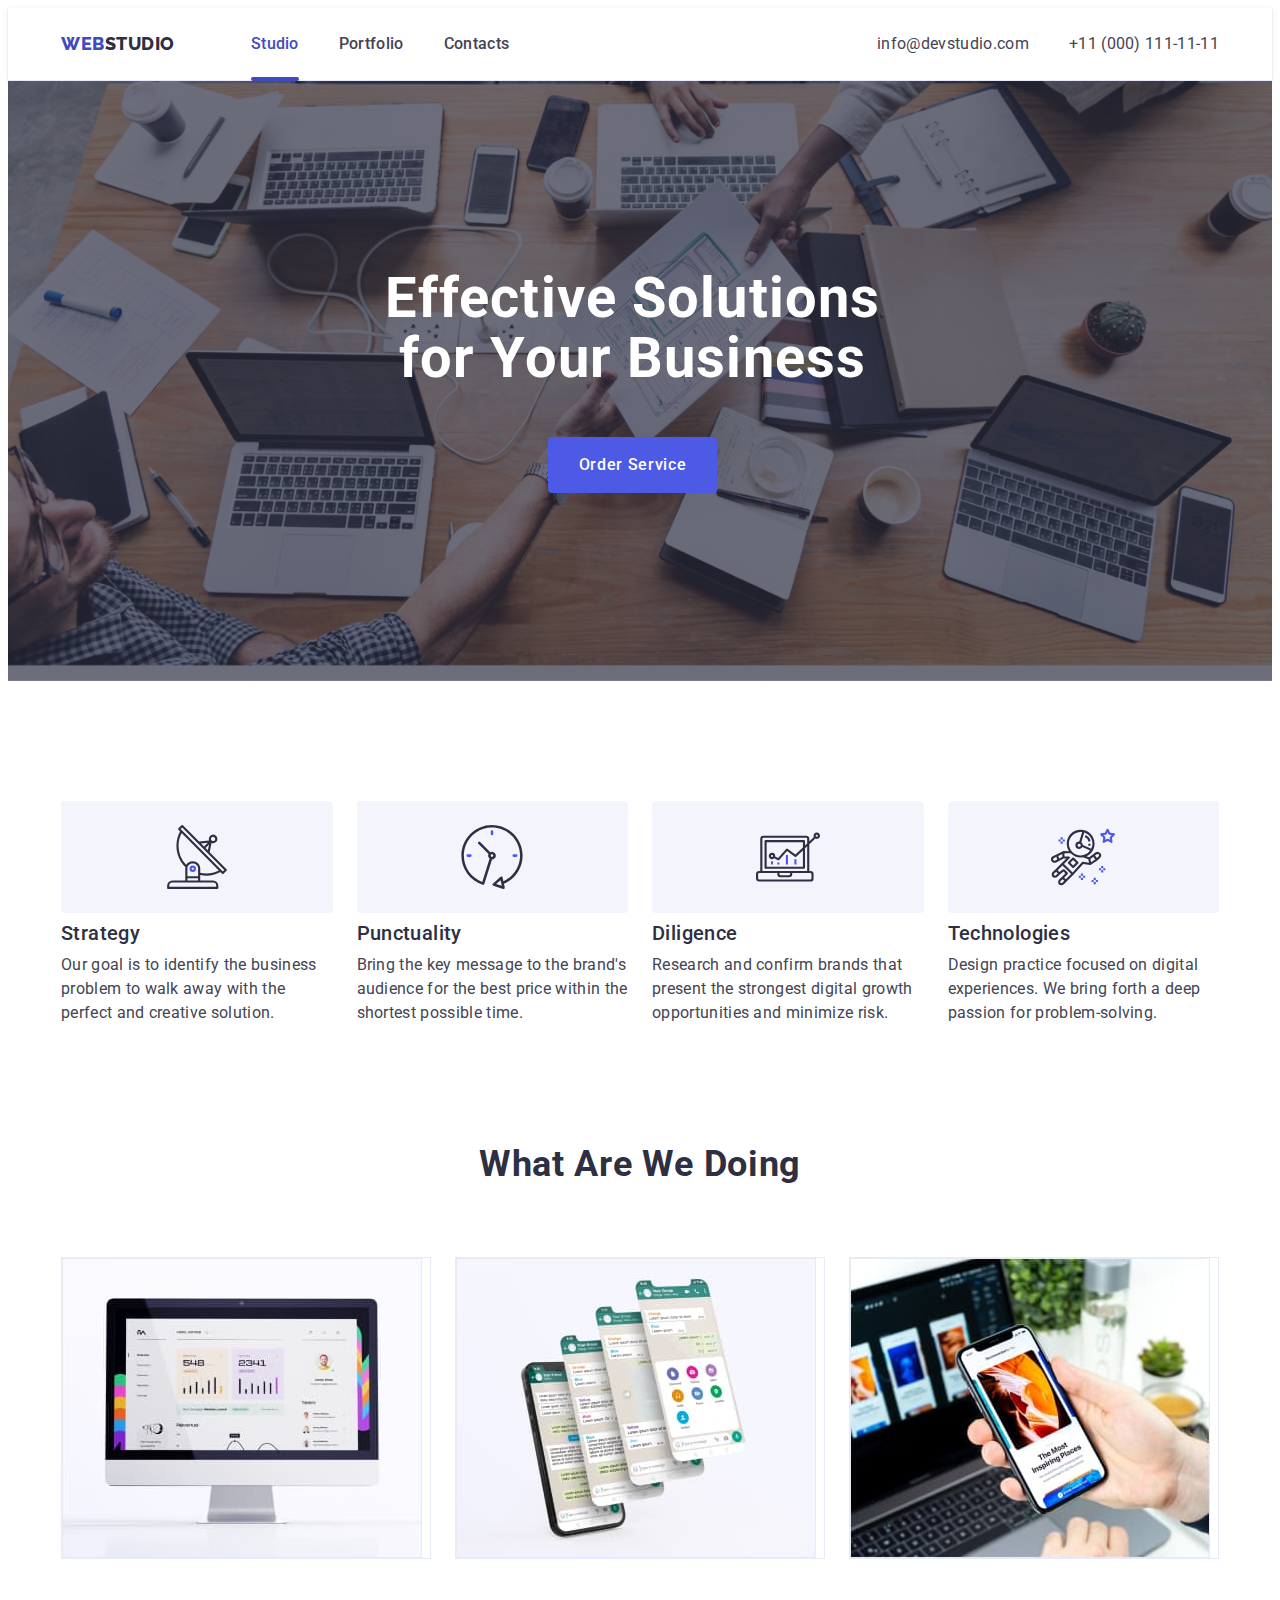
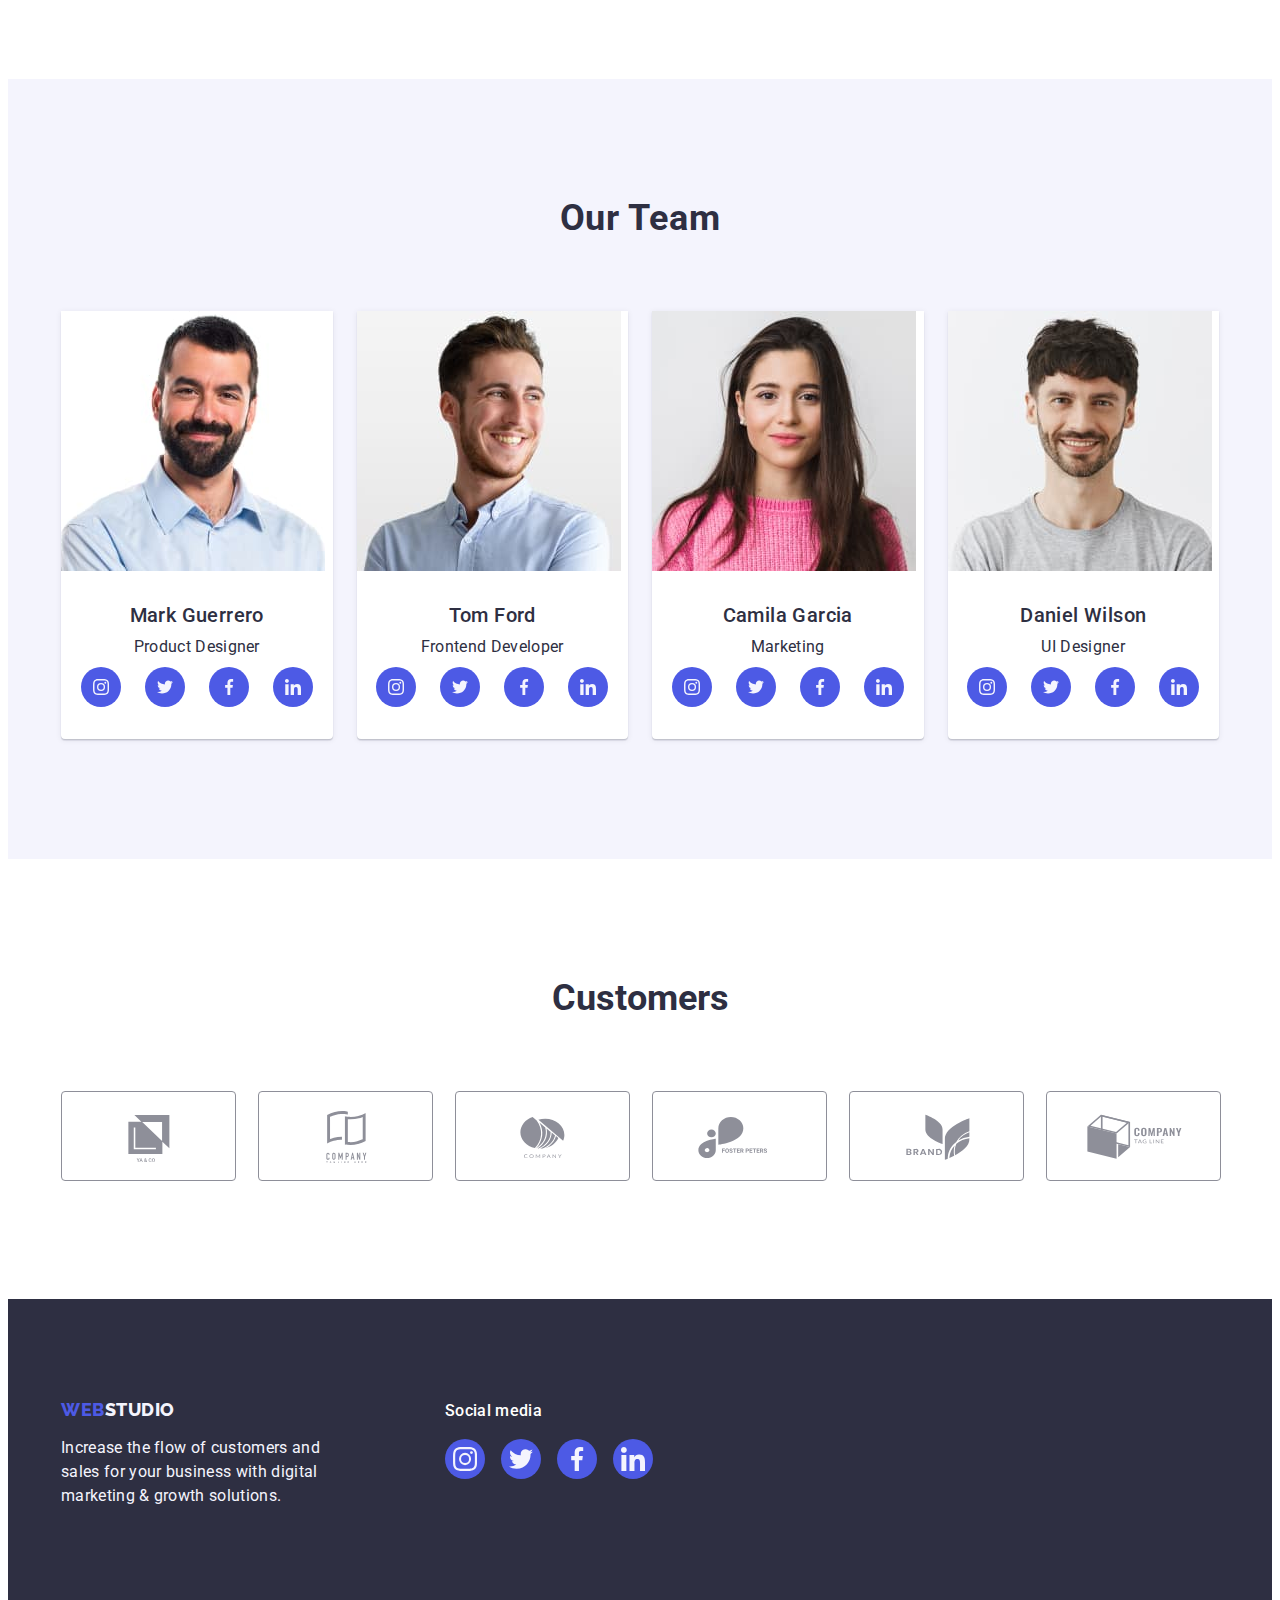
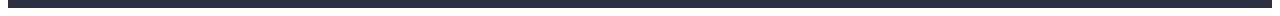
<file: index.html>
<!DOCTYPE html>
<html lang="en">
  <head>
    <meta charset="UTF-8" />
    <meta http-equiv="X-UA-Compatible" content="IE=edge" />
    <meta name="viewport" content="width=device-width, initial-scale=1.0" />
    <title>WebStudio</title>
    <link
      rel="stylesheet"
      href="https://cdnjs.cloudflare.com/ajax/libs/modern-normalize/2.0.0/modern-normalize.min.css"
      integrity="sha512-4xo8blKMVCiXpTaLzQSLSw3KFOVPWhm/TRtuPVc4WG6kUgjH6J03IBuG7JZPkcWMxJ5huwaBpOpnwYElP/m6wg=="
      crossorigin="anonymous"
      referrerpolicy="no-referrer"
    />
    <link rel="preconnect" href="https://fonts.googleapis.com" />
    <link rel="preconnect" href="https://fonts.gstatic.com" crossorigin />
    <link
      href="https://fonts.googleapis.com/css2?family=Montserrat:wght@400;700&family=Raleway:ital,wght@0,800;1,800&family=Roboto:ital,wght@0,400;0,500;0,700;0,900;1,400;1,500;1,700;1,900&display=swap"
      rel="stylesheet"
    />
    <link rel="stylesheet" href="./css/styles.css" />
  </head>

  <body>
    <!-- header -->
    <header class="header">
      <div class="header-div container">
        <nav class="header-nav">
          <a href="./index.html" class="web link"
            >web<span class="studio">Studio</span></a
          >
          <ul class="navigation-list list">
            <li class="link-nav">
              <a href="./index.html" class="navigation-link link start"
                >Studio</a
              >
            </li>
            <li class="link-nav">
              <a href="./portfolio.html" class="navigation-link link"
                >Portfolio</a
              >
            </li>
            <li class="link-nav">
              <a href="" class="navigation-link link">Contacts</a>
            </li>
          </ul>
        </nav>

        <address class="address">
          <ul class="address-list list">
            <li class="link-nav">
              <a href="mailto:info@devstudio.com" class="contacts link"
                >info@devstudio.com
              </a>
            </li>
            <li class="link-nav">
              <a href="tel:+110001111111" class="contacts link"
                >+11 (000) 111-11-11
              </a>
            </li>
          </ul>
        </address>
      </div>
    </header>

    <main>
      <!-- section1 -->
      <section class="section-os">
        <div class="div-section-one container">
          <h1 class="name">Effective Solutions for Your Business</h1>
          <button class="button" type="button" data-modal-open>
            Order Service
          </button>
        </div>
      </section>

      <!-- section2-->
      <section class="about-us">
        <div class="container">
          <h2 class="about-us-hidden" hidden>about us</h2>
          <ul class="menu-list">
            <li class="list-aboutus">
              <div class="div-icon">
                <svg class="header-svg-icons" width="64" height="64">
                  <use href="./images/icons.svg#icon-antenna"></use>
                </svg>
              </div>
              <h3 class="about_us_menu">Strategy</h3>
              <p class="description">
                Our goal is to identify the business problem to walk away with
                the perfect and creative solution.
              </p>
            </li>
            <li class="list-aboutus">
              <div class="div-icon">
                <svg class="header-svg-icons" width="64" height="64">
                  <use href="./images/icons.svg#icon-clock"></use>
                </svg>
              </div>
              <h3 class="about_us_menu">Punctuality</h3>
              <p class="description">
                Bring the key message to the brand's audience for the best price
                within the shortest possible time.
              </p>
            </li>
            <li class="list-aboutus">
              <div class="div-icon">
                <svg class="header-svg-icons" width="64" height="64">
                  <use href="./images/icons.svg#icon-diagram"></use>
                </svg>
              </div>
              <h3 class="about_us_menu">Diligence</h3>
              <p class="description">
                Research and confirm brands that present the strongest digital
                growth opportunities and minimize risk.
              </p>
            </li>
            <li class="list-aboutus">
              <div class="div-icon">
                <svg class="header-svg-icons" width="64" height="64">
                  <use href="./images/icons.svg#icon-astronaut"></use>
                </svg>
              </div>
              <h3 class="about_us_menu">Technologies</h3>
              <p class="description">
                Design practice focused on digital experiences. We bring forth a
                deep passion for problem-solving.
              </p>
            </li>
          </ul>
        </div>
      </section>
      <!-- section 3 -->
      <section class="section-menu">
        <div class="div-section-tree container">
          <h2 class="feature-name">What are we doing</h2>
          <ul class="feature-list list">
            <li class="pictures">
              <img
                src="./images/1.jpg"
                alt="monitor"
                width="360"
                height="300"
              />
            </li>
            <li class="pictures">
              <img src="./images/2.jpg" alt="phone" width="360" height="300" />
            </li>
            <li class="pictures">
              <img
                src="./images/3.jpg"
                alt="phone in hand"
                width="360"
                height="300"
              />
            </li>
          </ul>
        </div>
      </section>

      <!-- section 4 -->
      <section class="section-team">
        <div class="div-section-four container">
          <h2 class="our-team">Our Team</h2>
          <ul class="our-team-list list">
            <li class="our-team-photo link">
              <img src="./images/4.jpg" width="264" alt="fotomark" />
              <div class="team-name">
                <h3 class="about-us-menu">Mark Guerrero</h3>
                <p class="description-four">Product Designer</p>

                <ul class="cosial-list">
                  <li class="circle">
                    <a class="cosial-link" href="">
                      <svg class="icon" width="16" height="16">
                        <use href="./images/icons.svg#icon-instagram"></use>
                      </svg>
                    </a>
                  </li>
                  <li class="circle">
                    <a class="cosial-link" href=""
                      ><svg class="icon" width="16" height="16">
                        <use href="./images/icons.svg#icon-twitter"></use>
                      </svg>
                    </a>
                  </li>
                  <li class="circle">
                    <a class="cosial-link" href="">
                      <svg class="icon" width="16" height="16">
                        <use href="./images/icons.svg#icon-facebook"></use>
                      </svg>
                    </a>
                  </li>
                  <li class="circle">
                    <a class="cosial-link" href=""
                      ><svg class="icon" width="16" height="16">
                        <use href="./images/icons.svg#icon-linkedin"></use>
                      </svg>
                    </a>
                  </li>
                </ul>
              </div>
            </li>

            <li class="our-team-photo link">
              <img src="./images/5.jpg" width="264" alt="fototom" />
              <div class="team-name">
                <h3 class="about-us-menu">Tom Ford</h3>
                <p class="description-four">Frontend Developer</p>

                <ul class="cosial-list">
                  <li class="circle">
                    <a class="cosial-link" href="">
                      <svg class="icon" width="16" height="16">
                        <use href="./images/icons.svg#icon-instagram"></use>
                      </svg>
                    </a>
                  </li>
                  <li class="circle">
                    <a class="cosial-link" href=""
                      ><svg class="icon" width="16" height="16">
                        <use href="./images/icons.svg#icon-twitter"></use>
                      </svg>
                    </a>
                  </li>
                  <li class="circle">
                    <a class="cosial-link" href="">
                      <svg class="icon" width="16" height="16">
                        <use href="./images/icons.svg#icon-facebook"></use>
                      </svg>
                    </a>
                  </li>
                  <li class="circle">
                    <a class="cosial-link" href=""
                      ><svg class="icon" width="16" height="16">
                        <use href="./images/icons.svg#icon-linkedin"></use>
                      </svg>
                    </a>
                  </li>
                </ul>
              </div>
            </li>

            <li class="our-team-photo link">
              <img src="./images/6.jpg" width="264" alt="fotocamila" />
              <div class="team-name">
                <h3 class="about-us-menu">Camila Garcia</h3>
                <p class="description-four">Marketing</p>

                <ul class="cosial-list">
                  <li class="circle">
                    <a class="cosial-link" href="">
                      <svg class="icon" width="16" height="16">
                        <use href="./images/icons.svg#icon-instagram"></use>
                      </svg>
                    </a>
                  </li>
                  <li class="circle">
                    <a class="cosial-link" href=""
                      ><svg class="icon" width="16" height="16">
                        <use href="./images/icons.svg#icon-twitter"></use>
                      </svg>
                    </a>
                  </li>
                  <li class="circle">
                    <a class="cosial-link" href="">
                      <svg class="icon" width="16" height="16">
                        <use href="./images/icons.svg#icon-facebook"></use>
                      </svg>
                    </a>
                  </li>
                  <li class="circle">
                    <a class="cosial-link" href=""
                      ><svg class="icon" width="16" height="16">
                        <use href="./images/icons.svg#icon-linkedin"></use>
                      </svg>
                    </a>
                  </li>
                </ul>
              </div>
            </li>

            <li class="our-team-photo link">
              <img src="./images/7.jpg" width="264" alt="fotodaniel" />
              <div class="team-name">
                <h3 class="about-us-menu">Daniel Wilson</h3>
                <p class="description-four">UI Designer</p>

                <ul class="cosial-list">
                  <li class="circle">
                    <a class="cosial-link" href="">
                      <svg class="icon" width="16" height="16">
                        <use href="./images/icons.svg#icon-instagram"></use>
                      </svg>
                    </a>
                  </li>
                  <li class="circle">
                    <a class="cosial-link" href=""
                      ><svg class="icon" width="16" height="16">
                        <use href="./images/icons.svg#icon-twitter"></use>
                      </svg>
                    </a>
                  </li>
                  <li class="circle">
                    <a class="cosial-link" href="">
                      <svg class="icon" width="16" height="16">
                        <use href="./images/icons.svg#icon-facebook"></use>
                      </svg>
                    </a>
                  </li>
                  <li class="circle">
                    <a class="cosial-link" href=""
                      ><svg class="icon" width="16" height="16">
                        <use href="./images/icons.svg#icon-linkedin"></use>
                      </svg>
                    </a>
                  </li>
                </ul>
              </div>
            </li>
          </ul>
        </div>
      </section>
      <!--section 5-->
      <section class="last-section-icons">
        <div class="container">
          <h2 class="custumers">Customers</h2>
          <ul class="custumers-list">
            <li class="custumers-list-icons">
              <a class="custumers-div-icon" href="">
                <svg class="custumers-svg-icons" width="104" height="56">
                  <use href="./images/icons.svg#icon-Logofirst"></use>
                </svg>
              </a>
            </li>
            <li class="custumers-list-icons">
              <a class="custumers-div-icon" href="">
                <svg class="custumers-svg-icons" width="104" height="56">
                  <use href="./images/icons.svg#icon-Logosecond"></use>
                </svg>
              </a>
            </li>
            <li class="custumers-list-icons">
              <a class="custumers-div-icon" href="">
                <svg class="custumers-svg-icons" width="104" height="56">
                  <use href="./images/icons.svg#icon-Logothird"></use>
                </svg>
              </a>
            </li>
            <li class="custumers-list-icons">
              <a class="custumers-div-icon" href="">
                <svg class="custumers-svg-icons" width="104" height="56">
                  <use href="./images/icons.svg#icon-Logofour"></use>
                </svg>
              </a>
            </li>
            <li class="custumers-list-icons">
              <a class="custumers-div-icon" href="">
                <svg class="custumers-svg-icons" width="104" height="56">
                  <use href="./images/icons.svg#icon-Logofive"></use>
                </svg>
              </a>
            </li>
            <li class="custumers-list-icons">
              <a class="custumers-div-icon" href="">
                <svg class="custumers-svg-icons" width="104" height="56">
                  <use href="./images/icons.svg#icon-Logosix"></use>
                </svg>
              </a>
            </li>
          </ul>
        </div>
      </section>
    </main>
    <!-- footer -->
    <footer class="footer">
      <div class="div-footer container">
        <div class="footer-div-container">
          <a class="footer-web link" href="./index.html"
            >web<span class="footer-logo">Studio</span>
          </a>
          <p class="text">
            Increase the flow of customers and sales for your business with
            digital marketing & growth solutions.
          </p>
        </div>
        <div class="footer-social">
          <p class="footer-text">Social media</p>
          <ul class="footer-list-icons">
            <li class="footer-social-icons">
              <a class="footer-social-link" href="">
                <svg class="footer-svg-icons" width="24" height="24">
                  <use href="./images/icons.svg#icon-instagram"></use>
                </svg>
              </a>
            </li>
            <li class="footer-social-icons">
              <a class="footer-social-link" href="">
                <svg class="footer-svg-icons" width="24" height="24">
                  <use href="./images/icons.svg#icon-twitter"></use>
                </svg>
              </a>
            </li>
            <li class="footer-social-icons">
              <a class="footer-social-link" href="">
                <svg class="footer-svg-icons" width="24" height="24">
                  <use href="./images/icons.svg#icon-facebook"></use>
                </svg>
              </a>
            </li>
            <li class="footer-social-icons">
              <a class="footer-social-link" href="">
                <svg class="footer-svg-icons" width="24" height="24">
                  <use href="./images/icons.svg#icon-linkedin"></use>
                </svg>
              </a>
            </li>
          </ul>
        </div>
      </div>
    </footer>

    <!-- modal window JS -->

    <div class="modal-window is-hidden" data-modal>
      <div class="modal">
        <button type="button" class="close-window" data-modal-close>
          <svg class="icon-close" width="8" height="8">
            <use href="./images/icons.svg#icon-Vector"></use>
          </svg>
        </button>
      </div>
    </div>
    <script src="./js/modal.js"></script>
  </body>
</html>
</file>
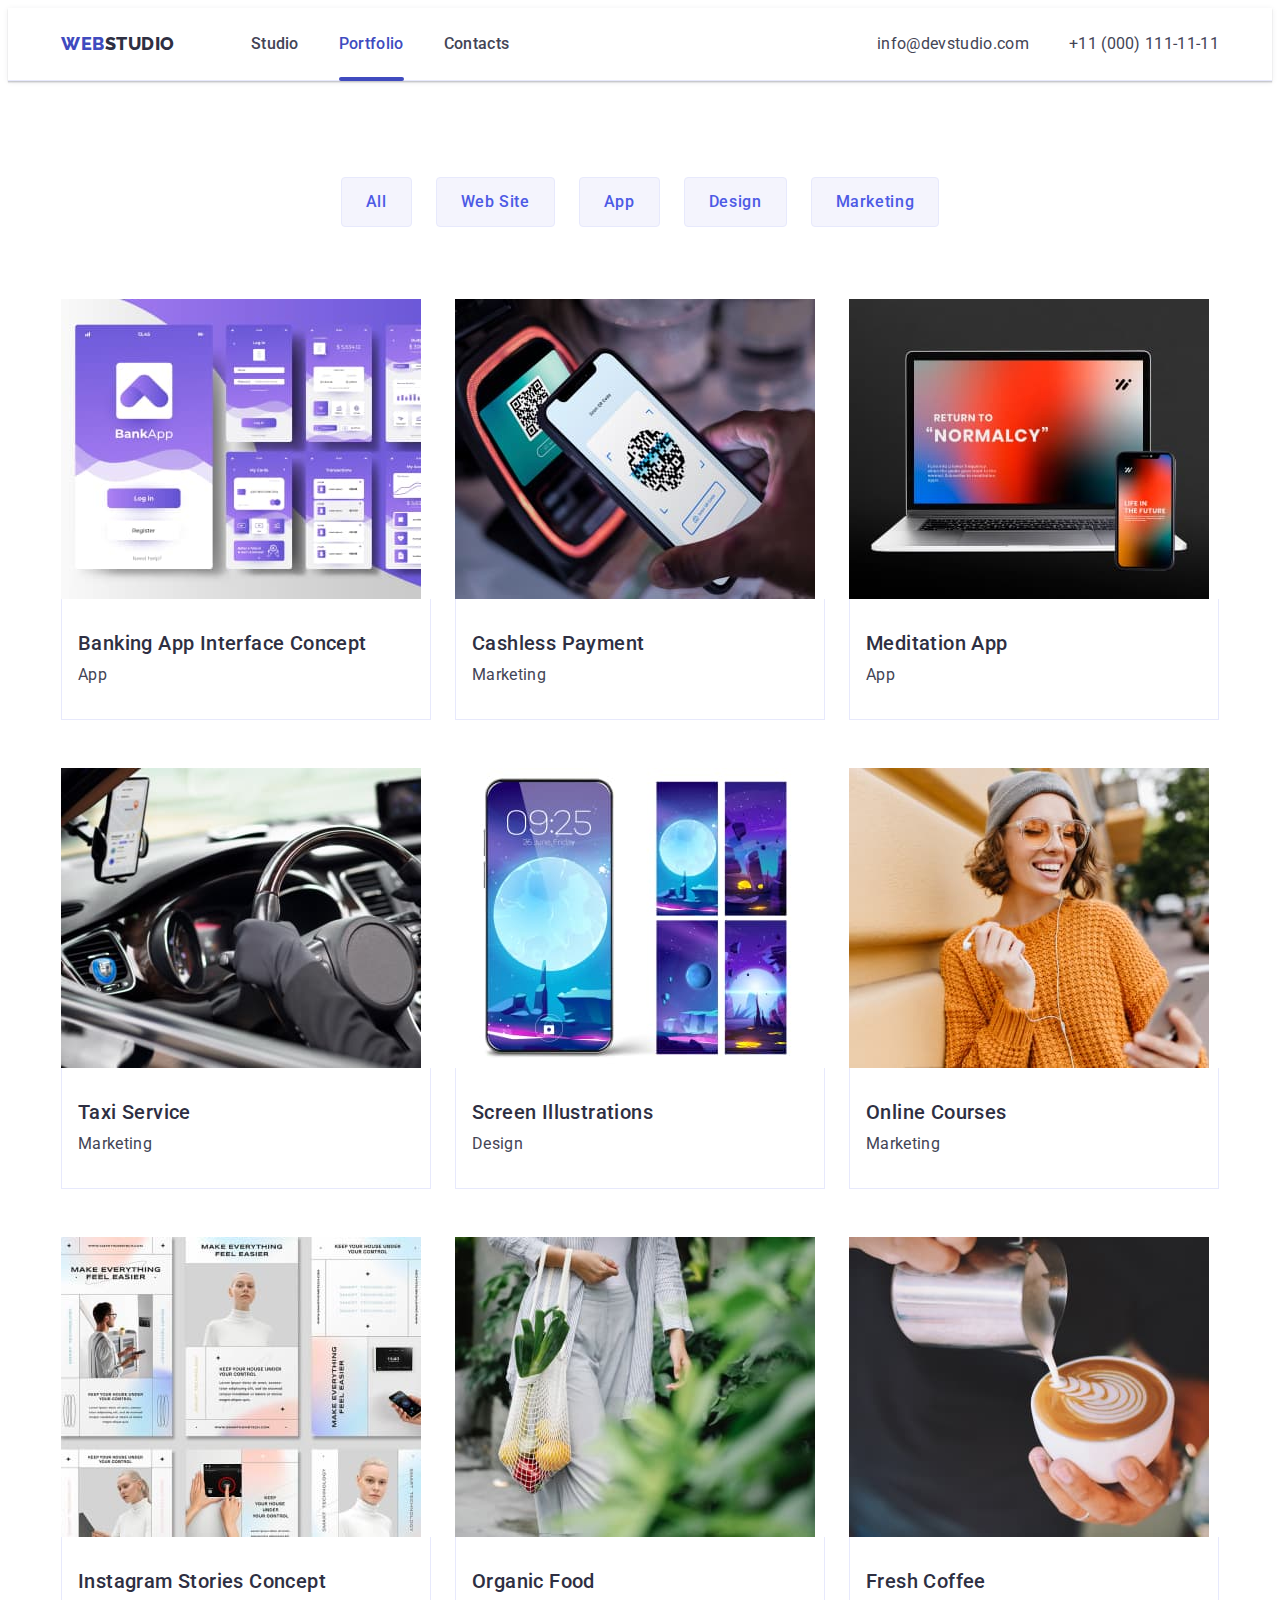
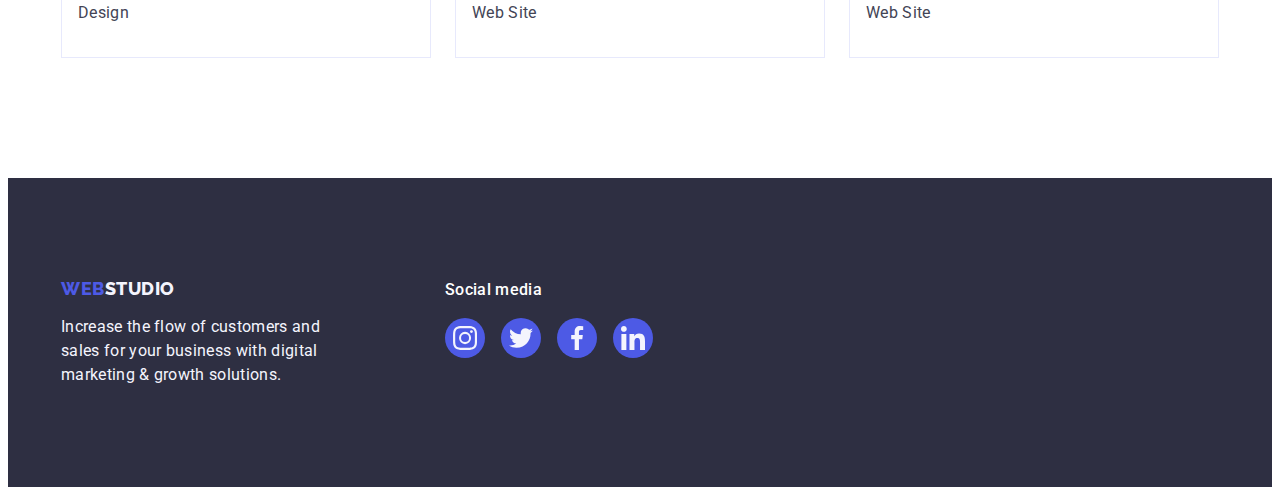
<file: portfolio.html>
<!DOCTYPE html>
<html lang="en">
  <head>
    <meta charset="UTF-8" />
    <meta http-equiv="X-UA-Compatible" content="IE=edge" />
    <meta name="viewport" content="width=device-width, initial-scale=1.0" />
    <title>WebStudio</title>
    <link
      rel="stylesheet"
      href="https://cdnjs.cloudflare.com/ajax/libs/modern-normalize/2.0.0/modern-normalize.min.css"
      integrity="sha512-4xo8blKMVCiXpTaLzQSLSw3KFOVPWhm/TRtuPVc4WG6kUgjH6J03IBuG7JZPkcWMxJ5huwaBpOpnwYElP/m6wg=="
      crossorigin="anonymous"
      referrerpolicy="no-referrer"
    />
    <link rel="preconnect" href="https://fonts.googleapis.com" />
    <link rel="preconnect" href="https://fonts.gstatic.com" crossorigin />
    <link
      href="https://fonts.googleapis.com/css2?family=Montserrat:wght@400;700&family=Raleway:ital,wght@0,800;1,800&family=Roboto:ital,wght@0,400;0,500;0,700;0,900;1,400;1,500;1,700;1,900&display=swap"
      rel="stylesheet"
    />
    <link rel="stylesheet" href="./css/styles.css" />
  </head>

  <body>
    <header class="header">
      <div class="header-div container">
        <nav class="header-nav">
          <a href="./index.html" class="web link"
            >web<span class="studio">Studio</span></a
          >
          <ul class="navigation-list list">
            <li class="link-nav">
              <a href="./index.html" class="navigation-link link">Studio</a>
            </li>
            <li class="link-nav">
              <a href="./portfolio.html" class="navigation-link link current"
                >Portfolio</a
              >
            </li>
            <li class="link-nav">
              <a href="" class="navigation-link link">Contacts</a>
            </li>
          </ul>
        </nav>

        <address class="address">
          <ul class="address-list list">
            <li class="link-nav">
              <a href="mailto:info@devstudio.com" class="contacts link"
                >info@devstudio.com
              </a>
            </li>
            <li class="link-nav">
              <a href="tel:+110001111111" class="contacts link"
                >+11 (000) 111-11-11
              </a>
            </li>
          </ul>
        </address>
      </div>
    </header>

    <main>
      <!-- section1 -->
      <section class="section-portfolio">
        <div class="main container">
          <h1 class="visually-hidden">Portfolio_Menu</h1>
          <ul class="button-list list">
            <li class="list-portfoliobutton">
              <button type="button" class="button_navportfolio link">
                All
              </button>
            </li>
            <li class="list-portfoliobutton">
              <button type="button" class="button_navportfolio link">
                Web Site
              </button>
            </li>
            <li class="list-portfoliobutton">
              <button type="button" class="button_navportfolio link">
                App
              </button>
            </li>
            <li class="list-portfoliobutton">
              <button type="button" class="button_navportfolio link">
                Design
              </button>
            </li>
            <li class="list-portfoliobutton">
              <button type="button" class="button_navportfolio link">
                Marketing
              </button>
            </li>
          </ul>

          <ul class="full-navigation list">
            <li class="list-portfolioimg">
              <a
                href="./portfolio.html"
                class="portfolioimg link"
                target="_blank"
              >
                <div class="overlay">
                  <img
                    src="./images/8.jpg"
                    alt="Banking App Interface Concept"
                    width="360"
                    height="300"
                  />
                  <p class="overley-text">
                    14 Stylish and User-Friendly App Design Concepts · Task
                    Manager App · Calorie Tracker App · Exotic Fruit Ecommerce
                    App · Cloud Storage App
                  </p>
                </div>

                <div class="div-portfolio-item">
                  <h2 class="service-name">Banking App Interface Concept</h2>
                  <p class="service-app">App</p>
                </div>
              </a>
            </li>
            <li class="list-portfolioimg">
              <a
                href="./portfolio.html"
                class="portfolioimg link"
                target="_blank"
              >
                <div class="overlay">
                  <img
                    src="./images/9.jpg"
                    alt="Cashless Payment"
                    width="360"
                    height="300"
                  />
                  <p class="overley-text">
                    14 Stylish and User-Friendly App Design Concepts · Task
                    Manager App · Calorie Tracker App · Exotic Fruit Ecommerce
                    App · Cloud Storage App
                  </p>
                </div>
                <div class="div-portfolio-item">
                  <h2 class="service-name">Cashless Payment</h2>
                  <p class="service-app">Marketing</p>
                </div>
              </a>
            </li>
            <li class="list-portfolioimg">
              <a
                href="./portfolio.html"
                class="portfolioimg link"
                target="_blank"
              >
                <div class="overlay">
                  <img
                    src="./images/10.jpg"
                    alt="Meditation App "
                    width="360"
                    height="300"
                  />
                  <p class="overley-text">
                    14 Stylish and User-Friendly App Design Concepts · Task
                    Manager App · Calorie Tracker App · Exotic Fruit Ecommerce
                    App · Cloud Storage App
                  </p>
                </div>
                <div class="div-portfolio-item">
                  <h2 class="service-name">Meditation App</h2>
                  <p class="service-app">App</p>
                </div>
              </a>
            </li>
            <li class="list-portfolioimg">
              <a
                href="./portfolio.html"
                class="portfolioimg link"
                target="_blank"
              >
                <div class="overlay">
                  <img
                    src="./images/11.jpg"
                    alt="Taxi Service"
                    width="360"
                    height="300"
                  />
                  <p class="overley-text">
                    14 Stylish and User-Friendly App Design Concepts · Task
                    Manager App · Calorie Tracker App · Exotic Fruit Ecommerce
                    App · Cloud Storage App
                  </p>
                </div>
                <div class="div-portfolio-item">
                  <h2 class="service-name">Taxi Service</h2>
                  <p class="service-app">Marketing</p>
                </div>
              </a>
            </li>
            <li class="list-portfolioimg">
              <a
                href="./portfolio.html"
                class="portfolioimg link"
                target="_blank"
              >
                <div class="overlay">
                  <img
                    src="./images/12.jpg"
                    alt="Screen Illustrations"
                    width="360"
                    height="300"
                  />
                  <p class="overley-text">
                    14 Stylish and User-Friendly App Design Concepts · Task
                    Manager App · Calorie Tracker App · Exotic Fruit Ecommerce
                    App · Cloud Storage App
                  </p>
                </div>
                <div class="div-portfolio-item">
                  <h2 class="service-name">Screen Illustrations</h2>
                  <p class="service-app">Design</p>
                </div>
              </a>
            </li>
            <li class="list-portfolioimg">
              <a
                href="./portfolio.html"
                class="portfolioimg link"
                target="_blank"
              >
                <div class="overlay">
                  <img
                    src="./images/13.jpg"
                    alt="Online Courses"
                    width="360"
                    height="300"
                  />
                  <p class="overley-text">
                    14 Stylish and User-Friendly App Design Concepts · Task
                    Manager App · Calorie Tracker App · Exotic Fruit Ecommerce
                    App · Cloud Storage App
                  </p>
                </div>
                <div class="div-portfolio-item">
                  <h2 class="service-name">Online Courses</h2>
                  <p class="service-app">Marketing</p>
                </div>
              </a>
            </li>
            <li class="list-portfolioimg">
              <a
                href="./portfolio.html"
                class="portfolioimg link"
                target="_blank"
              >
                <div class="overlay">
                  <img
                    src="./images/14.jpg"
                    alt="Instagram Stories Concept"
                    width="360"
                    height="300"
                  />
                  <p class="overley-text">
                    14 Stylish and User-Friendly App Design Concepts · Task
                    Manager App · Calorie Tracker App · Exotic Fruit Ecommerce
                    App · Cloud Storage App
                  </p>
                </div>
                <div class="div-portfolio-item">
                  <h2 class="service-name">Instagram Stories Concept</h2>
                  <p class="service-app">Design</p>
                </div></a
              >
            </li>
            <li class="list-portfolioimg">
              <a
                href="./portfolio.html"
                class="portfolioimg link"
                target="_blank"
              >
                <div class="overlay">
                  <img
                    src="./images/15.jpg"
                    alt="Organic Food"
                    width="360"
                    height="300"
                  />
                  <p class="overley-text">
                    14 Stylish and User-Friendly App Design Concepts · Task
                    Manager App · Calorie Tracker App · Exotic Fruit Ecommerce
                    App · Cloud Storage App
                  </p>
                </div>
                <div class="div-portfolio-item">
                  <h2 class="service-name">Organic Food</h2>
                  <p class="service-app">Web Site</p>
                </div></a
              >
            </li>
            <li class="list-portfolioimg">
              <a
                href="./portfolio.html"
                class="portfolioimg link"
                target="_blank"
              >
                <div class="overlay">
                  <img
                    src="./images/16.jpg"
                    alt="Fresh Coffee"
                    width="360"
                    height="300"
                  />
                  <p class="overley-text">
                    14 Stylish and User-Friendly App Design Concepts · Task
                    Manager App · Calorie Tracker App · Exotic Fruit Ecommerce
                    App · Cloud Storage App
                  </p>
                </div>
                <div class="div-portfolio-item">
                  <h2 class="service-name">Fresh Coffee</h2>
                  <p class="service-app">Web Site</p>
                </div></a
              >
            </li>
          </ul>
        </div>
      </section>
    </main>

    <!-- footer -->
    <footer class="footer">
      <div class="div-footer container">
        <div class="footer-div-container">
          <a class="footer-web link" href="./index.html"
            >web<span class="footer-logo">Studio</span>
          </a>
          <p class="text">
            Increase the flow of customers and sales for your business with
            digital marketing & growth solutions.
          </p>
        </div>
        <div class="footer-social">
          <p class="footer-text">Social media</p>
          <ul class="footer-list-icons">
            <li class="footer-social-icons">
              <a class="footer-social-link" href="">
                <svg class="footer-svg-icons" width="24" height="24">
                  <use href="./images/icons.svg#icon-instagram"></use>
                </svg>
              </a>
            </li>
            <li class="footer-social-icons">
              <a class="footer-social-link" href="">
                <svg class="footer-svg-icons" width="24" height="24">
                  <use href="./images/icons.svg#icon-twitter"></use>
                </svg>
              </a>
            </li>
            <li class="footer-social-icons">
              <a class="footer-social-link" href="">
                <svg class="footer-svg-icons" width="24" height="24">
                  <use href="./images/icons.svg#icon-facebook"></use>
                </svg>
              </a>
            </li>
            <li class="footer-social-icons">
              <a class="footer-social-link" href="">
                <svg class="footer-svg-icons" width="24" height="24">
                  <use href="./images/icons.svg#icon-linkedin"></use>
                </svg>
              </a>
            </li>
          </ul>
        </div>
      </div>
    </footer>
  </body>
</html>
</file>
<file: css/styles.css>
img {
  max-width: 100%;
  display: block;
}

:root {
  --primary-font: "Roboto", sans-serif;
  --second-primary-font: "Raleway", sans-serif;
  --primary-color: #434455;
  --secondary-color: #2e2f42;
  --white-color: #ffffff;
  --second-logo-color: #4d5ae5;
  --second-footer-logo-color: #f4f4fd;
  --primary-background-color: #ffffff;
  --secondary-background-color: #2e2f42;
  --gray-background-color: #f4f4fd;
  --accent-color: #4d5ae5;
  --accent-background-color: #f4f4fd;
  --active-accent-background-color: #404bbf;
  --custumers-icons-color: #8e8f99;
}

p,
h1,
h2,
h3,
h4,
h5,
h6 {
  margin-top: 0;
  margin-bottom: 0;
}
ul,
ol {
  padding-left: 0;
  margin: 0;
}

.container {
  width: 100%;
  max-width: 1158px;
  padding: 0 15px;
  margin: auto;
}
body {
  font-family: var(--primary-font);
  color: var(--primary-color);
  background-color: var(--white-color);
}

/* header */

.header {
  display: flex;
  margin: 0 auto;
  border-bottom: 1px solid #e7e9fc;
  box-shadow: 0px 2px 1px rgba(46, 47, 66, 0.08),
    0px 1px 1px rgba(46, 47, 66, 0.16), 0px 1px 6px rgba(46, 47, 66, 0.08);
}
.navigation-link {
  font-family: var(--primary-font);
  font-weight: 500;
  font-size: 16px;
  line-height: 1.5;
  letter-spacing: 0.02em;
  color: var(--secondary-colo);
  text-decoration: none;
  list-style: none;
  display: flex;
  padding-top: 24px;
  padding-bottom: 24px;
  transition: color 250ms cubic-bezier(0.4, 0, 0.2, 1);
}
.start {
  position: relative;
  transition: color 250ms cubic-bezier(0.4, 0, 0.2, 1);
  color: var(--active-accent-background-color);
}
.current:after {
  content: "";
  position: absolute;
  left: 0;
  bottom: -1px;
  background-color: #404bbf;
  height: 4px;
  border-radius: 2px;
  display: block;
  width: 100%;
}
.current {
  color: var(--active-accent-background-color);
  position: relative;
}
.header-nav {
  display: flex;
  align-items: center;
}

.header-div {
  display: flex;
  align-items: center;
}

.navigation-list {
  display: flex;
  flex-direction: row;
  align-items: flex-start;
  padding: 0px;
  gap: 40px;
  text-decoration: none;
}

.navigation-list .navigation-link.start::after {
  position: absolute;
  content: "";
  display: block;
  height: 4px;
  background-color: var(--active-accent-background-color);
  width: 100%;
  left: 0;
  bottom: -1px;
  border-radius: 2px;
}

.web {
  font-family: var(--second-primary-font);
  font-weight: 800;
  font-size: 18px;
  line-height: 1.17;
  letter-spacing: 0.03em;
  text-transform: uppercase;
  color: #404bbf;
  text-decoration: none;
  display: flex;
  flex-direction: row;
  align-items: center;
  flex-grow: 0;
  margin-left: 0px;
  margin-right: 76px;
  position: relative;
}

.studio {
  color: var(--secondary-color);
}

.link-nav {
  list-style: none;
  display: flex;
}

.navigation-link:hover {
  color: var(--active-accent-background-color);
  transition: background-color 250ms cubic-bezier(0.4, 0, 0.2, 1);
}

.navigation-link:focus {
  color: var(--active-accent-background-color);
  transition: background-color 250ms cubic-bezier(0.4, 0, 0.2, 1);
}

.address {
  font-style: normal;
  letter-spacing: 0.02em;
  list-style: none;
  display: flex;
  gap: 8px;
  flex-direction: row;
  margin-left: auto;
}

.address-list {
  display: flex;
  gap: 40px;
}

.contacts.link {
  font-family: var(--primary-font);
  font-style: normal;
  font-weight: 400;
  font-size: 16px;
  line-height: 1.5;
  color: var(--primary-color);
  text-decoration: none;
  transition: color 250ms cubic-bezier(0.4, 0, 0.2, 1);
}

.contacts.link:hover {
  color: var(--active-accent-background-color);
  transition: background-color 250ms cubic-bezier(0.4, 0, 0.2, 1);
  box-shadow: 0px 1px 6px rgba(46, 47, 66, 0.08),
    0px 1px 1px rgba(46, 47, 66, 0.16), 0px 2px 1px rgba(46, 47, 66, 0.08);
}

.contacts.link:focus {
  color: var(--active-accent-background-color);
  transition: background-color 250ms cubic-bezier(0.4, 0, 0.2, 1);
  box-shadow: 0px 1px 6px rgba(46, 47, 66, 0.08),
    0px 1px 1px rgba(46, 47, 66, 0.16), 0px 2px 1px rgba(46, 47, 66, 0.08);
}
/* -----indexhtml -------*/

.button_os {
  background: var(--accent-color);
  font-family: var(--primary-font);
  font-weight: 500;
  font-size: 16px;
  line-height: 1.5;
  color: var(--white-color);
  cursor: pointer;
}

/* section1 */

.div-section-one {
  padding-left: 0px;
}
.name {
  font-size: 56px;
  line-height: 1.07;
  letter-spacing: 0.02em;
  color: var(--white-color);
  text-align: center;
  max-width: 496px;
  margin-left: auto;
  margin-right: auto;
  margin-bottom: 48px;
}

.section-os {
  margin-left: auto;
  margin-right: auto;
  max-width: 1440px;
  color: var(--secondary-color);
  background-color: var(--secondary-color);
  padding: 188px 0;

  background-image: linear-gradient(
      rgba(46, 47, 66, 0.7),
      rgba(46, 47, 66, 0.7)
    ),
    url(../images/herobg.jpg);
  background-repeat: no-repeat;
  background-position: center;
  background-size: cover;
}

.button {
  background-color: var(--accent-color);
  font-family: var(--primary-font);
  font-weight: 500;
  font-size: 16px;
  line-height: 1.5;
  letter-spacing: 0.04em;
  color: var(--white-color);
  cursor: pointer;
  display: block;
  border: none;
  border-radius: 4px;
  gap: 10px;
  width: 169px;
  height: 56px;
  min-width: 169px;
  margin-left: auto;
  margin-right: auto;
  transition: background-color 250ms cubic-bezier(0.4, 0, 0.2, 1);
}
.button:is(:hover, :focus) {
  background-color: #404bbf;
}

/* section 2 */

.div-icon {
  display: flex;
  align-items: center;
  justify-content: center;
  height: 112px;
  background-color: #f4f4fd;
  border-radius: 4px;
  margin-bottom: 8px;
}
.about-us-hidden {
  position: absolute;
  width: 1px;
  height: 1px;
  margin: -1px;
  border: 0;
  padding: 0;
  white-space: nowrap;
  clip-path: inset(100%);
  clip: rect(0 0 0 0);
  overflow: hidden;
}
.visually-hidden {
  position: absolute;
  width: 1px;
  height: 1px;
  margin: -1px;
  border: 0;
  padding: 0;
  white-space: nowrap;
  clip-path: inset(100%);
  clip: rect(0 0 0 0);
  overflow: hidden;
}

.about-us {
  padding: 120px 0;
}

.about_us_menu {
  margin-bottom: 8px;
  font-weight: 500;
  font-size: 20px;
}

.menu-list {
  display: flex;
  gap: 24px;
  flex-direction: row;
}

.description {
  font-family: var(--primary-font);
  font-style: normal;
  font-weight: 400;
  letter-spacing: 0.02em;
  font-size: 16px;
  line-height: 1.5;
  color: var(--primary-color);
}

.description.four {
  text-align: center;
}

.list-aboutus {
  list-style: none;
  font-weight: 500;
  font-size: 20px;
  line-height: 1.2;
  letter-spacing: 0.02em;
  color: var(--secondary-color);
  width: calc((100% - 72px) / 4);
}

/* section 3 */

.section-menu {
  padding-bottom: 120px;
  margin-bottom: 0px;
}

.feature-name {
  font-size: 36px;
  line-height: 1.11;
  text-align: center;
  letter-spacing: 0.02em;
  text-transform: capitalize;
  color: var(--secondary-color);
  margin-bottom: 72px;
}

.feature-list.list {
  list-style: none;
  display: flex;
  gap: 24px;
}

.pictures {
  list-style: none;
  width: calc((100% - 48px) / 3);
  border: 1px solid #e7e9fc;
}
/* section 4 */
.section-team {
  background-color: var(--gray-background-color);
  padding: 120px 0;
}

.our-team {
  background-color: var(--gray-background-color);
  font-size: 36px;
  line-height: 1.11;
  text-align: center;
  letter-spacing: 0.02em;
  text-transform: capitalize;
  color: var(--secondary-color);
  list-style: none;
  margin-bottom: 72px;
}

.portfolioimg link {
  background-color: var(--white-color);
}

.our-team-photo.link {
  font-size: 36px;
  line-height: 1.11;
  text-align: center;
  letter-spacing: 0.02em;
  text-transform: capitalize;
  color: var(--secondary-color);
  background-color: var(--white-color);
  list-style: none;
  display: block;
  flex-basis: calc((100% - 72px) / 4);
  border-radius: 0px 0px 4px 4px;
  box-shadow: 0px 1px 6px rgba(46, 47, 66, 0.08),
    0px 1px 1px rgba(46, 47, 66, 0.16), 0px 2px 1px rgba(46, 47, 66, 0.08);
}

.our-team-list {
  display: flex;
  gap: 24px;
}

.about-us-menu {
  font-family: var(--primary-font);
  font-style: normal;
  font-weight: 500;
  font-size: 20px;
  line-height: 1.2;
  letter-spacing: 0.02em;
  margin-bottom: 8px;
}

.team-name {
  display: flex;
  flex-direction: column;
  justify-content: center;
  align-items: center;
  padding: 32px 0;
}

.circle {
  width: 40px;
  height: 40px;
  border-radius: 50%;
  list-style: none;
}

.cosial-list {
  display: flex;
  gap: 24px;
  justify-content: center;
}

.cosial-link {
  width: 100%;
  height: 100%;
  display: flex;
  align-items: center;
  justify-content: center;
  background-color: var(--accent-color);
  border-radius: 50%;
  transition: background-color 250ms cubic-bezier(0.4, 0, 0.2, 1);
}

.cosial-link:hover,
.cosial-link:focus {
  background-color: #404bbf;
}

.icon {
  fill: #f4f4fd;
}
.description-four {
  font-size: 16px;
  line-height: 1.5;
  letter-spacing: 0.02em;
  text-align: center;
  margin-bottom: 8px;
}

/* section 5 */
.last-section-icons {
  padding: 120px 0;
}
.custumers {
  font-size: 36px;
  line-height: 1.11;
  color: var(--secondary-background-color);
  margin-bottom: 72px;
  text-align: center;
}
.custumers-list {
  display: flex;
  gap: 24px;
  list-style: none;
}
.custumers-list-icons {
  width: calc((100% - 120px) / 6);
  height: 88px;
}
.custumers-div-icon {
  width: 100%;
  height: 100%;
  border: 1px solid #8e8f99;
  border-radius: 4px;
  display: flex;
  align-items: center;
  justify-content: center;
  color: var(--custumers-icons-color);
  transition: border-color 250ms cubic-bezier(0.4, 0, 0.2, 1),
    color 250ms cubic-bezier(0.4, 0, 0.2, 1);
}

.custumers-svg-icons:is(:hover, :focus) {
  border-color: #404bbf;
  color: #404bbf;
}
.custumers-svg-icons {
  fill: currentColor;
}

/* -----footer------*/
.footer-web {
  display: inline-block;
  margin-bottom: 16px;
  font-family: var(--second-primary-font);
  font-weight: 800;
  font-size: 18px;
  line-height: 1.17;
  letter-spacing: 0.03em;
  text-transform: uppercase;
  color: var(--accent-color);
  text-decoration: none;
}

.text {
  color: var(--gray-background-color);
  letter-spacing: 0.02em;
  line-height: 1.5;
  width: 264px;
}

.footer {
  background-color: var(--secondary-color);
  padding: 100px 0;
  display: block;
}

.footer-logo {
  color: var(--gray-background-color);
}
.div-footer {
  display: flex;
  align-items: baseline;
}
.footer-div-container {
  margin-right: 120px;
}
.footer-text {
  font-weight: 500;
  font-size: 16px;
  line-height: 1.5;
  letter-spacing: 0.02em;
  color: var(--white-color);
  margin-bottom: 16px;
}
.footer-list-icons {
  display: flex;
  gap: 16px;
}
.footer-social-icons {
  width: 40px;
  height: 40px;
}
.custumers-div-icon:hover,
.custumers-div-icon:focus {
  color: #404bbf;
  border-color: #404bbf;
}
.footer-social-link {
  list-style: none;
}

.footer-social-link {
  width: 100%;
  height: 100%;
  background-color: var(--accent-color);
  border-radius: 50%;
  display: flex;
  align-items: center;
  justify-content: center;
  transition: background-color 250ms cubic-bezier(0.4, 0, 0.2, 1);
}
.footer-svg-icons {
  fill: var(--gray-background-color);
}
.footer-social-link:is(:hover, :focus) {
  background-color: #31d0aa;
}

/* -----modal window JS------*/
.modal-window {
  position: fixed;
  top: 0;
  left: 0;
  width: 100%;
  height: 100%;
  background-color: rgba(46, 47, 66, 0.4);
  transition: opacity 250ms cubic-bezier(0.4, 0, 0.2, 1),
    visibility 250ms cubic-bezier(0.4, 0, 0.2, 1);
}

.modal {
  position: absolute;
  top: 50%;
  left: 50%;
  transform: translate(-50%, -50%) scale(1);
  width: 408px;
  min-height: 584px;
  background: #fcfcfc;
  border-radius: 4px;
  transition: transform 250ms cubic-bezier(0.4, 0, 0.2, 1);
  box-shadow: 0px 1px 1px rgba(0, 0, 0, 0.14), 0px 1px 3px rgba(0, 0, 0, 0.12),
    0px 2px 1px rgba(0, 0, 0, 0.2);
}

.close-window {
  display: flex;
  align-items: center;
  justify-content: center;
  background-color: #e7e9fc;
  position: absolute;
  top: 24px;
  right: 24px;
  width: 24px;
  height: 24px;
  border-radius: 50%;
  border: 1px solid rgba(0, 0, 0, 0.1);
  padding: 0;
  cursor: pointer;
  transition: background-color 250ms cubic-bezier(0.4, 0, 0.2, 1),
    border 250ms cubic-bezier(0.4, 0, 0.2, 1);
}

.close-window:hover,
.close-window:focus {
  background-color: #404bbf;
  border: 0;
  fill: #ffffff;
}

.icon-close {
  transition: fill 250ms cubic-bezier(0.4, 0, 0.2, 1);
  align-items: center;
  justify-content: center;
}

.icon-close:hover,
.icon-close:focus {
  fill: #ffffff;
}

/* -------portfolio page-------- */

.section-portfolio {
  list-style: none;
  padding: 96px 0 120px 0;
}

.button-list {
  text-decoration: none;
  display: flex;
  gap: 24px;
  justify-content: center;
  margin-bottom: 72px;
}

.button_navportfolio {
  background-color: var(--gray-background-color);
  color: var(--accent-color);
  font-family: var(--primary-font);
  font-weight: 500;
  font-size: 16px;
  line-height: 1.5;
  text-align: center;
  letter-spacing: 0.04em;
  text-decoration: none;
  padding: 12px 24px;
  border-radius: 4px;
  border: 1px solid #e7e9fc;
  transition: color 250ms cubic-bezier(0.4, 0, 0.2, 1),
    background-color 250ms cubic-bezier(0.4, 0, 0.2, 1),
    border-color 250ms cubic-bezier(0.4, 0, 0.2, 1),
    box-shadow 250ms cubic-bezier(0.4, 0, 0.2, 1);
}

.list-portfoliobutton {
  list-style: none;
}

.list-portfolioimg {
  list-style: none;
  width: calc((100% - 48px) / 3);
}

.list-portfolioimg:hover,
.list-portfolioimg:focus {
  box-shadow: 0px 1px 6px rgba(46, 47, 66, 0.08),
    0px 1px 1px rgba(46, 47, 66, 0.16), 0px 2px 1px rgba(46, 47, 66, 0.08);
}

.button_navportfolio:is(:hover, :focus) {
  color: var(--white-color);
  background-color: #404bbf;
  cursor: pointer;
  border: 1px solid transparent;
  box-shadow: 0px 3px 1px rgba(0, 0, 0, 0.1), 0px 2px 1px rgba(0, 0, 0, 0.08),
    0px 2px 2px rgba(0, 0, 0, 0.12);
}

.full-navigation {
  display: flex;
  flex-wrap: wrap;
  column-gap: 24px;
  row-gap: 48px;
}

.portfolioimg {
  text-decoration: none;
  display: block;
  transition: box-shadow 250ms cubic-bezier(0.4, 0, 0.2, 1);
}

.portfolioimg:hover,
.portfolioimg:focus {
  box-shadow: 0px 1px 6px rgba(46, 47, 66, 0.08),
    0px 1px 1px rgba(46, 47, 66, 0.16), 0px 2px 1px rgba(46, 47, 66, 0.08);
}

.div-portfolio-item {
  padding: 32px 16px;
  border: 1px solid #e7e9fc;
  border-top: none;
}

.service-name {
  font-weight: 500;
  font-size: 20px;
  line-height: 1.2;
  letter-spacing: 0.02em;
  color: var(--secondary-color);
  text-decoration: none;
  margin-bottom: 8px;
}

.service-app {
  font-size: 16px;
  line-height: 1.5;
  letter-spacing: 0.02em;
  color: var(--primary-color);
  text-decoration: none;
  transform: translateY(0%);
}

.overlay {
  position: relative;
  overflow: hidden;
}

.overley-text {
  top: 0;
  line-height: 1.5;
  font-size: 16px;
  letter-spacing: 0.02em;
  color: var(--gray-background-color);
  padding: 40px 32px;
  position: absolute;
  width: 360px;
  height: 300px;

  background-color: var(--accent-color);
  transform: translateY(100%);
  transition: transform 250ms cubic-bezier(0.4, 0, 0.2, 1);
}

.portfolioimg:hover .overley-text,
.portfolioimg:focus .overley-text {
  transform: translateY(0%);
  box-shadow: 0px 1px 6px rgba(46, 47, 66, 0.08),
    0px 1px 1px rgba(46, 47, 66, 0.16), 0px 2px 1px rgba(46, 47, 66, 0.08);
}

.is-hidden {
  opacity: 0;
  pointer-events: none;
  visibility: hidden;
}
.footer-social-icons {
  list-style: none;
}
</file>
